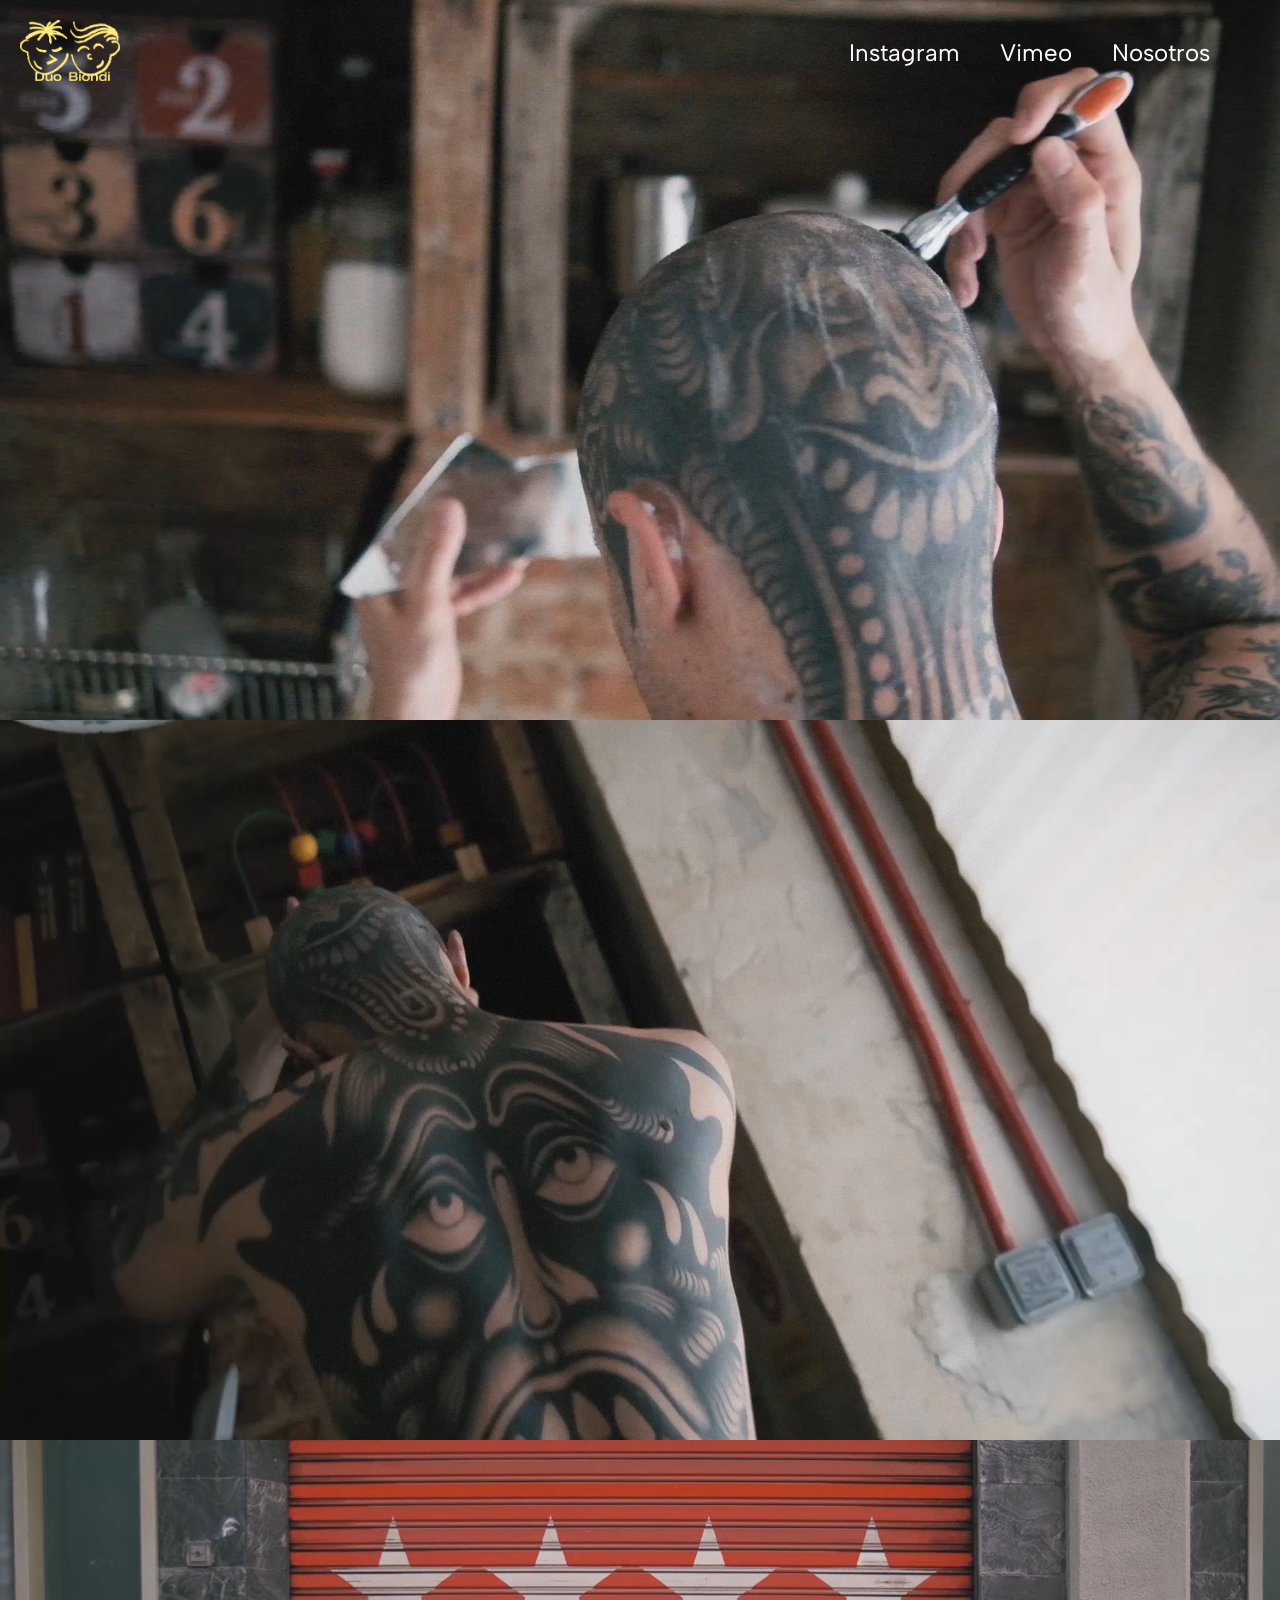
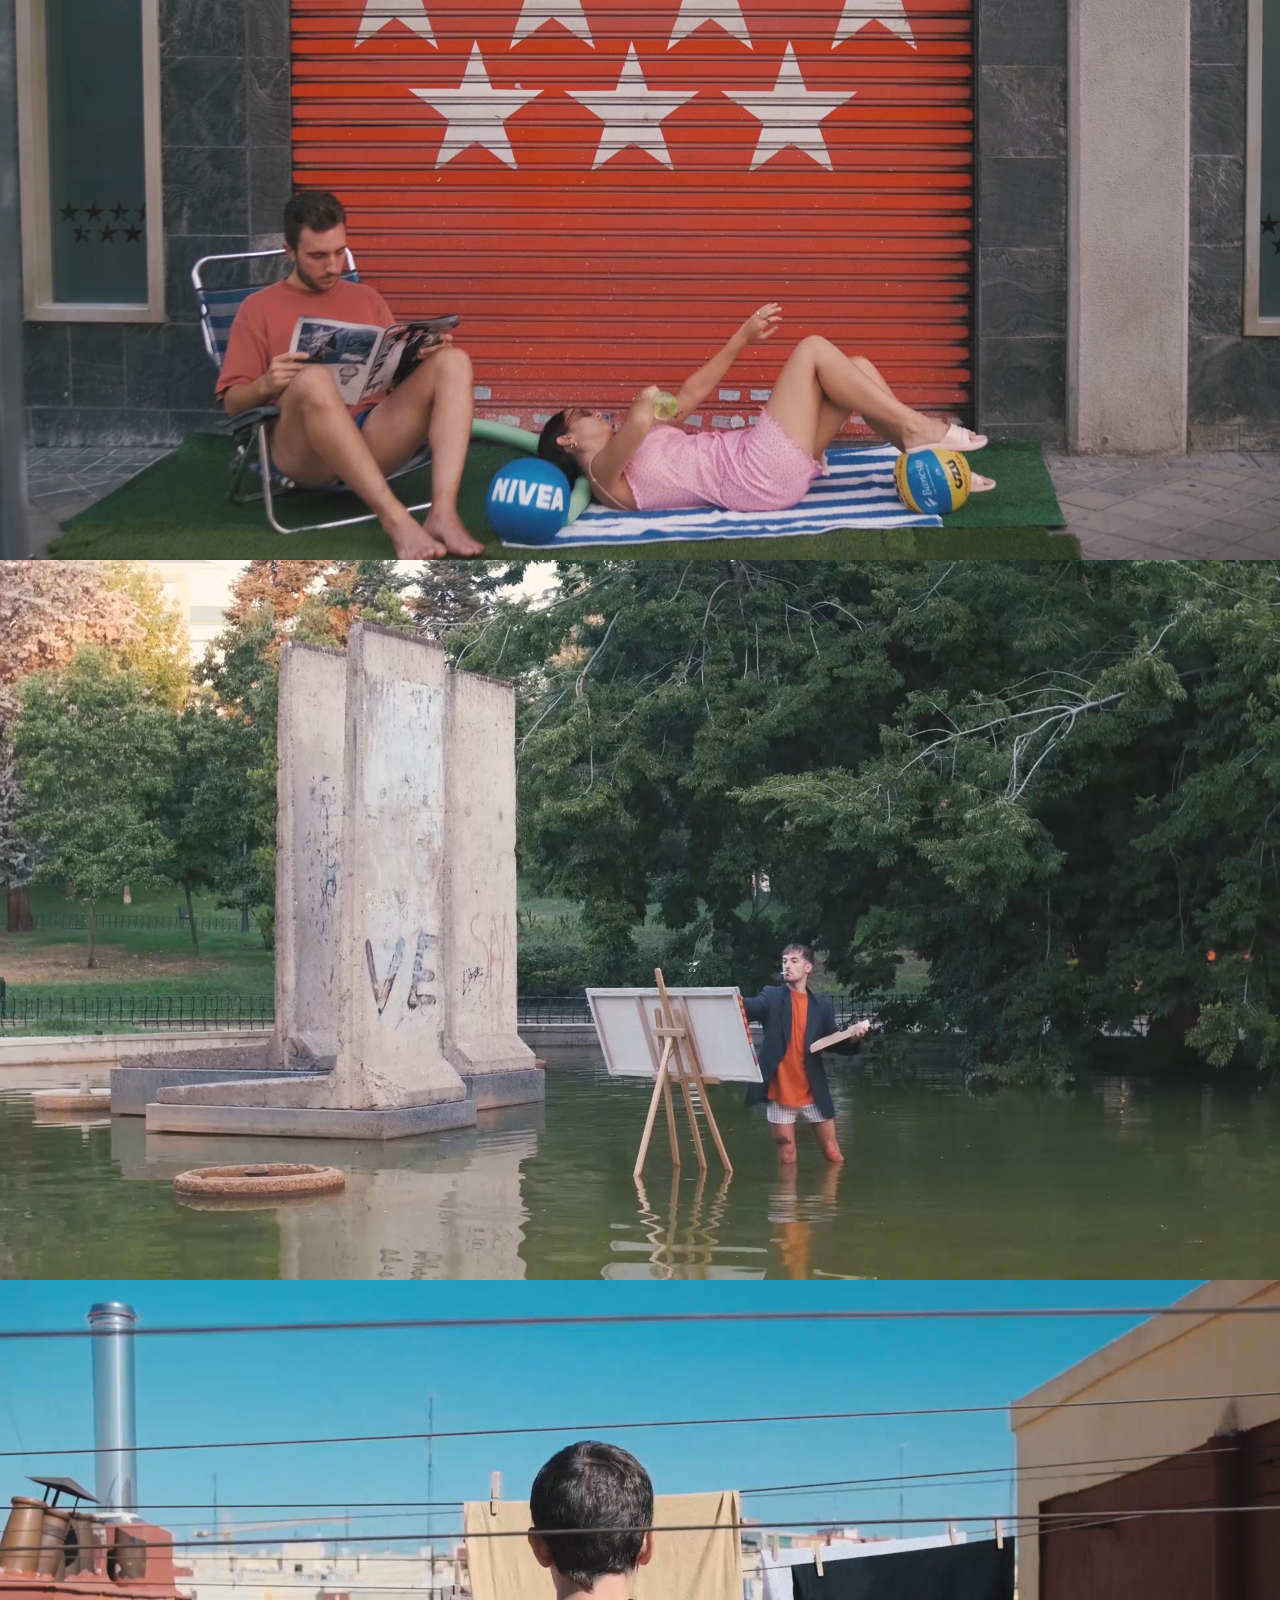
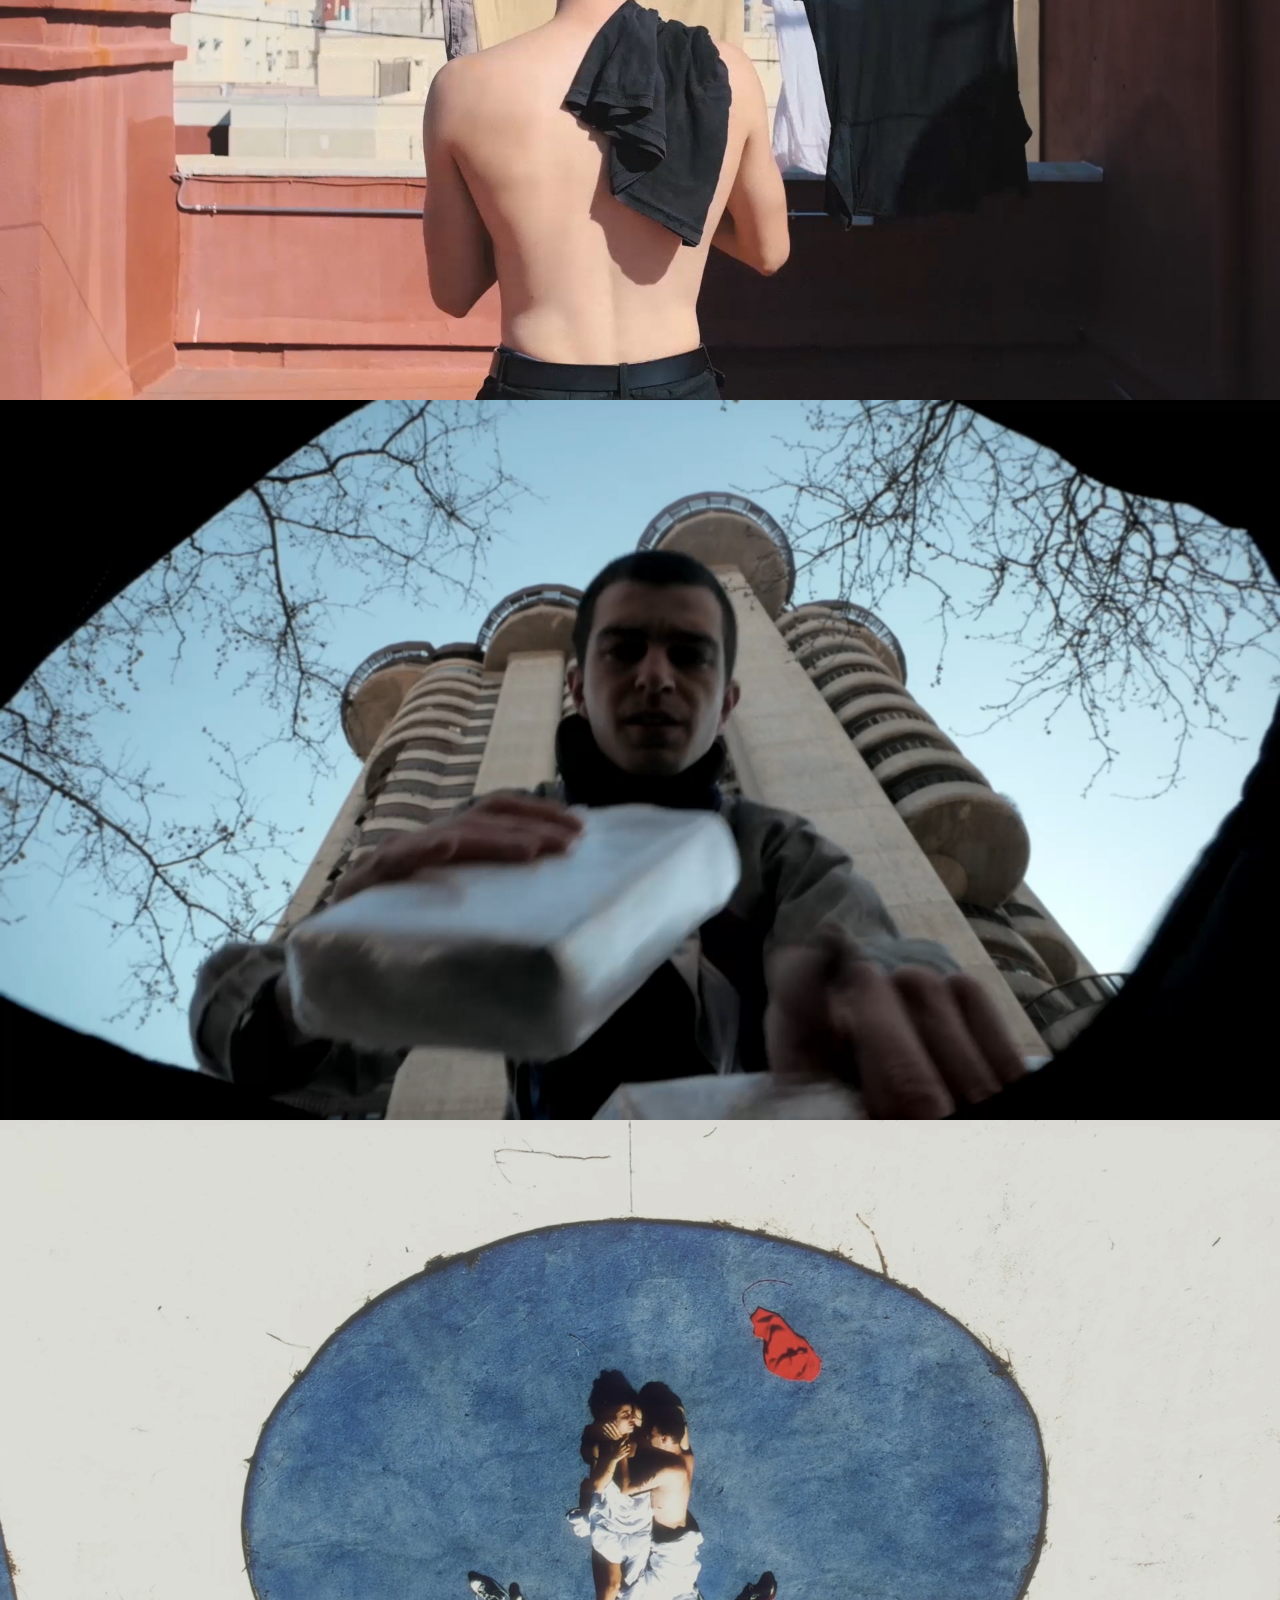
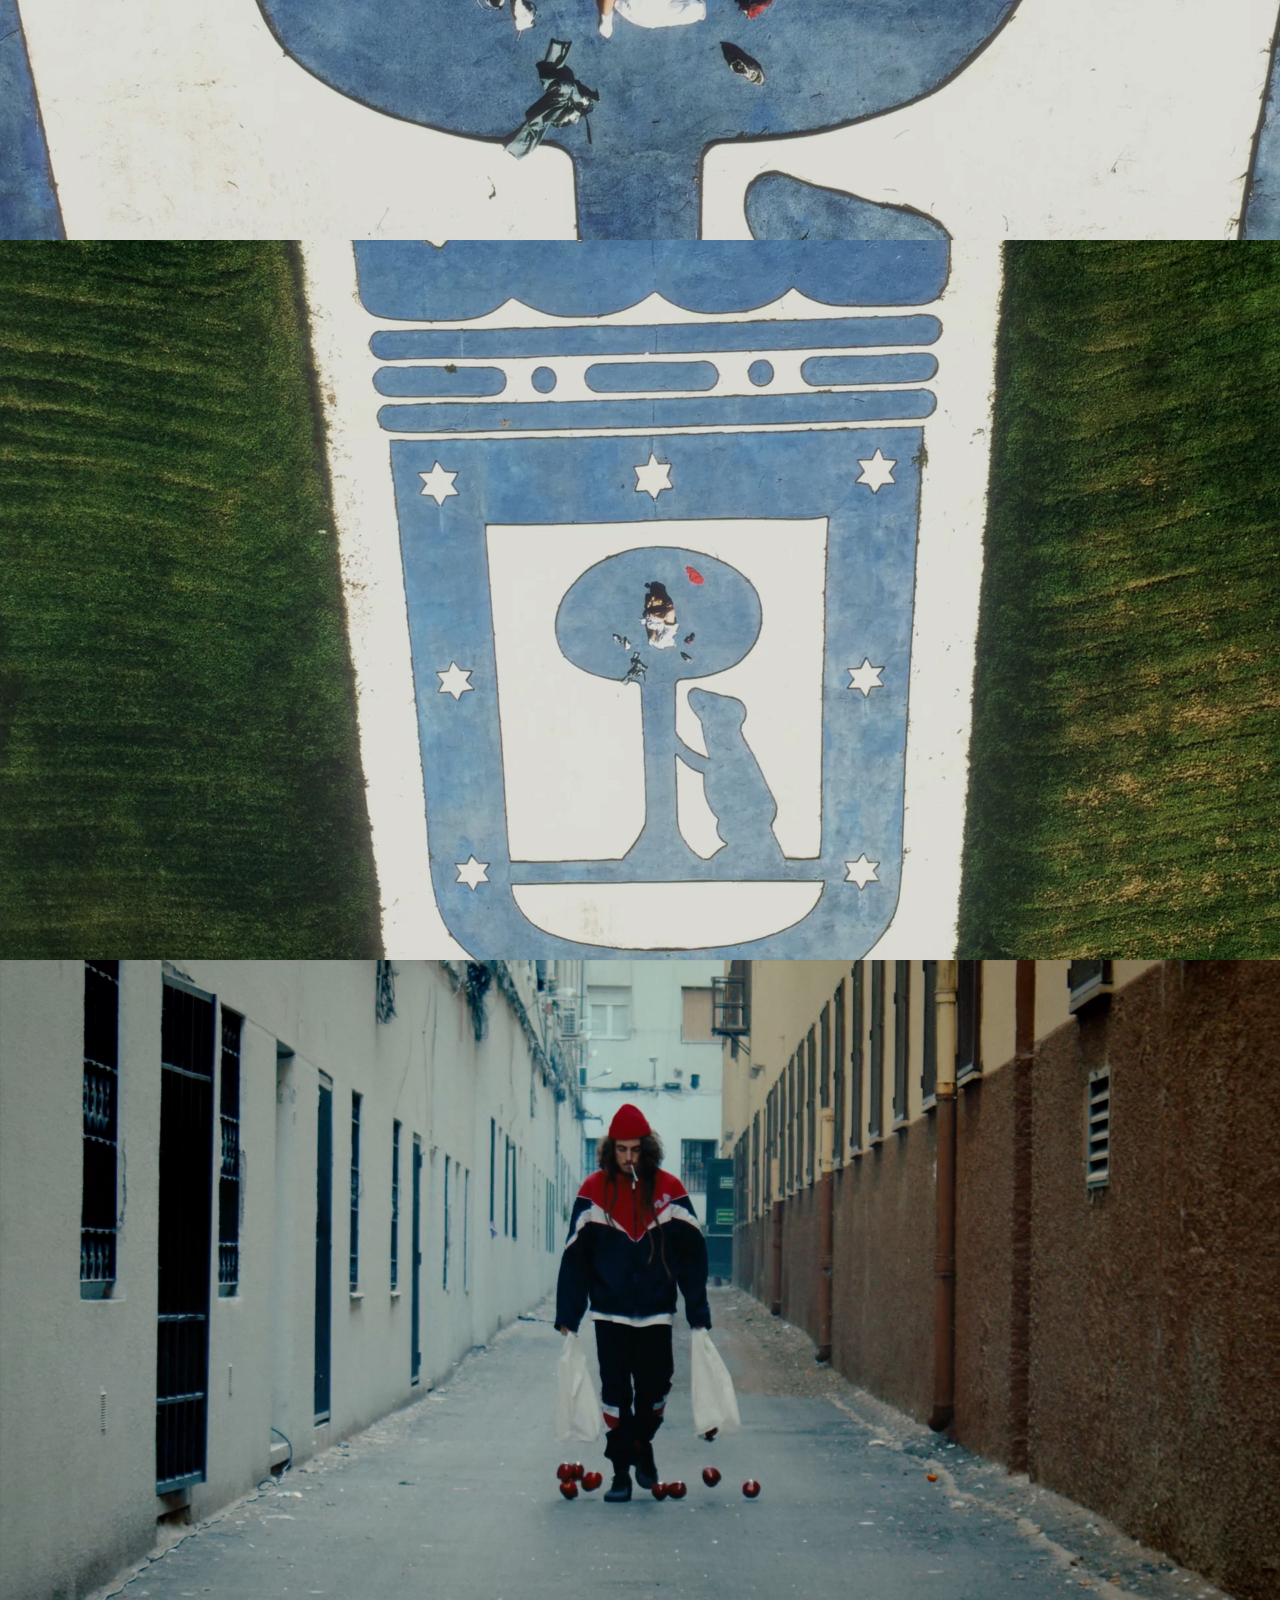
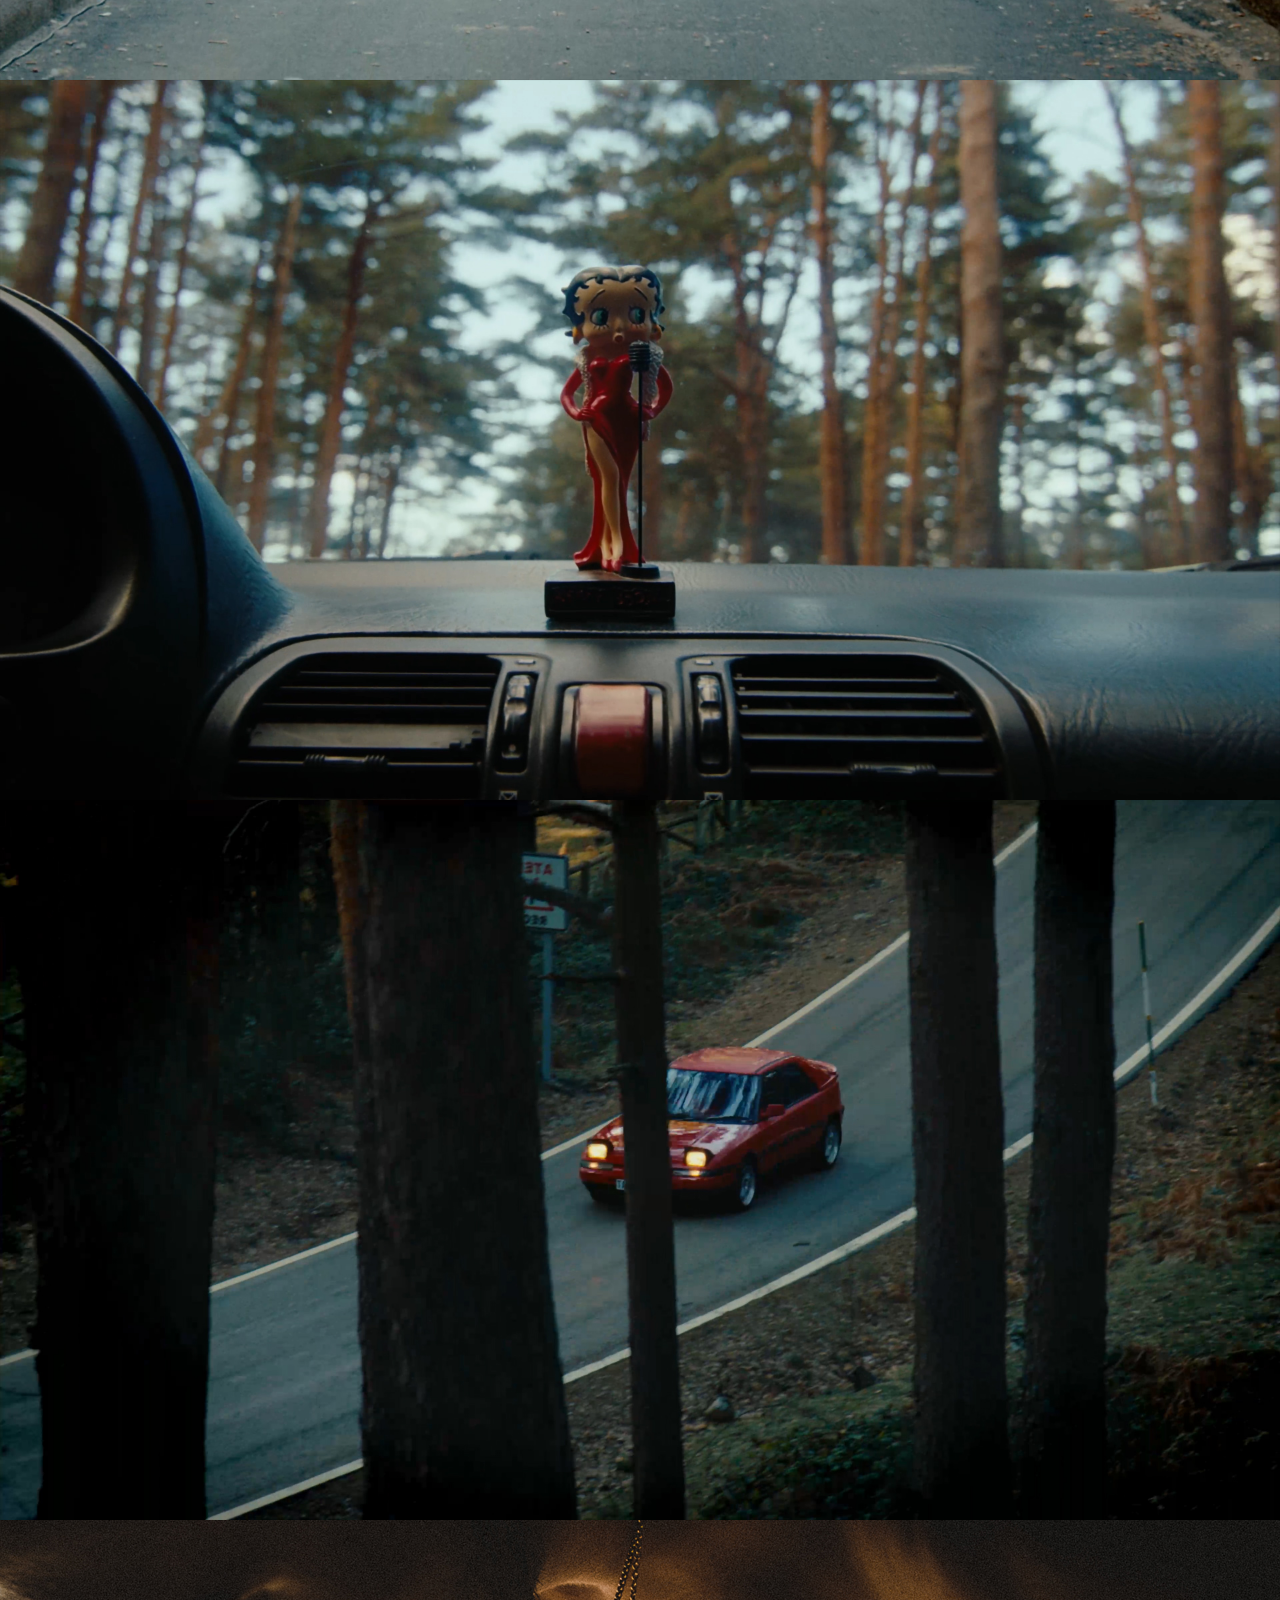
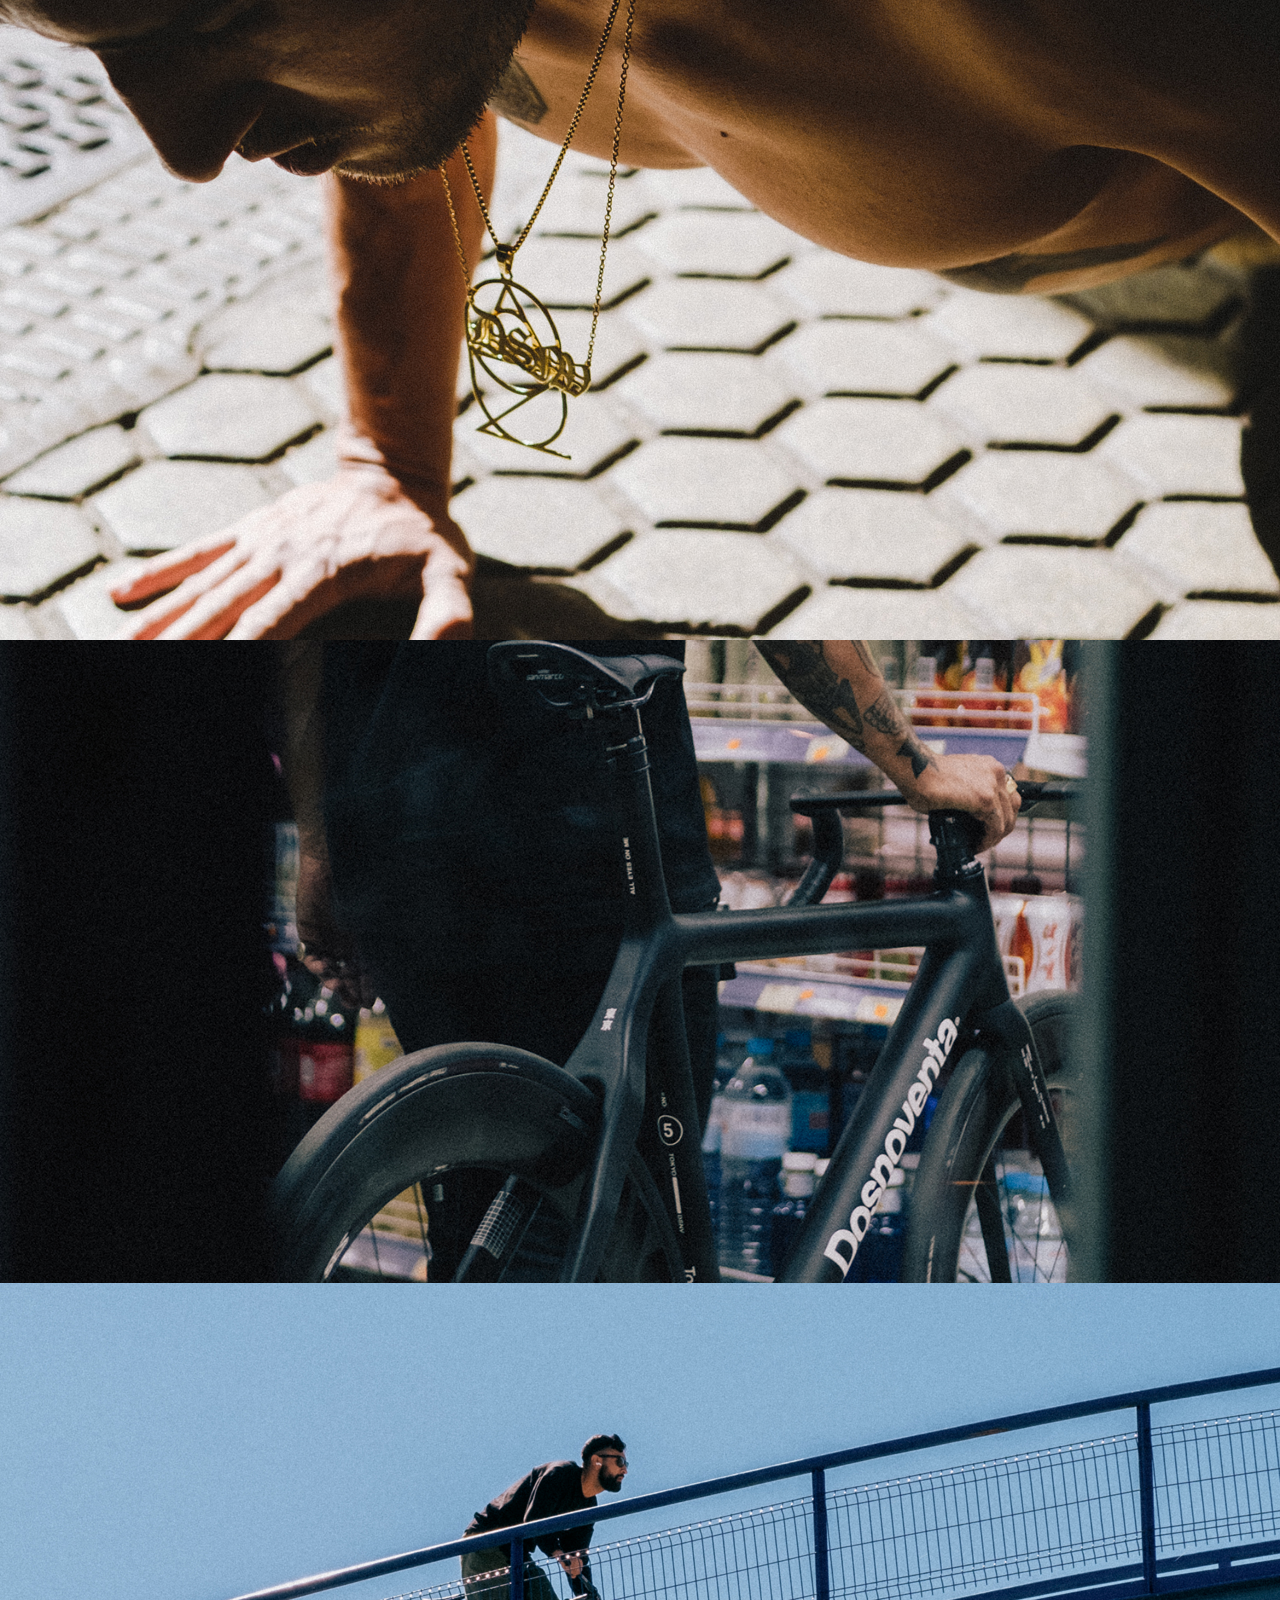
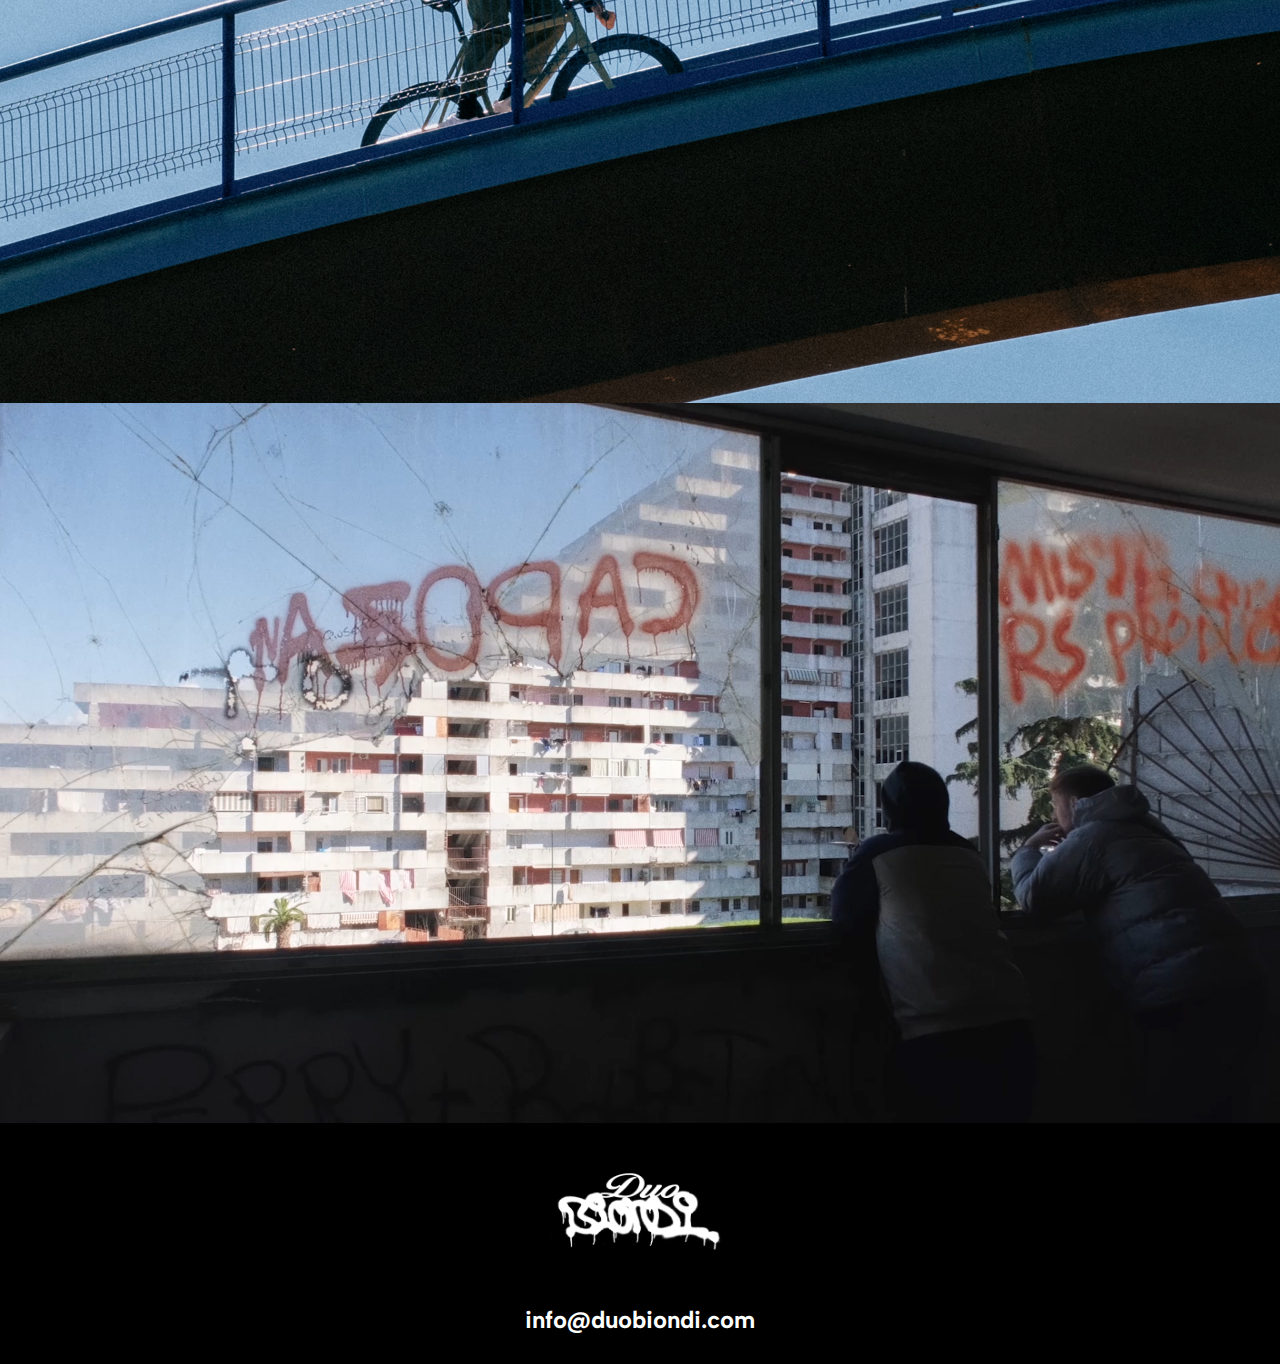
<file: index.html>
<!DOCTYPE html>
<html lang="es">

<head>
    <meta charset="utf-8" />
    <meta http-equiv="X-UA-Compatible" content="IE=edge">
    <title>Duo Biondi</title>
    <meta content="width=device-width, initial-scale=1" name="viewport" />
    <meta name="viewport" content="width=device-width, initial-scale=1">
    <meta name="title" content="Duo Biondi">
    <meta name=”description”
        content="Gerseys y Andreu Slim conforman Duo Biondi, una dupla de directores con foco en la escena callejera, y raíces en la fotografía, el graffiti y el lifestyle.">
    <meta name="keywords" content="duobiondi, madrid, publicidad, cine, grafitti, fotografia, rap, anb">
    <meta name="author" content="Duo Biondi">

    <meta property="og:title" content="Duo Biondi">
    <meta property="og:description" content="Duo Biondi">
    <meta property="og:image" content="https://raw.githubusercontent.com/soypaduano/duo-biondi/master/imgs/7.jpg">
    <meta property="og:url" content="https://duobiondi.com">

    <meta name="twitter:title" content="Duo Biondi">
    <meta name="twitter:description" content="Duo Biondi">
    <meta name="twitter:image"
        content="https://i.vimeocdn.com/portrait/77718825_288x288.webp?subrect=405%2C405%2C2520%2C2520&r=cover">
    <meta name="twitter:card" content="summary_large_image">
    <meta name="format-detection" content="telephone=no">

    <link rel="stylesheet" href="./styles/styles.css">
    <link rel="stylesheet" href="https://cdnjs.cloudflare.com/ajax/libs/font-awesome/6.2.0/css/all.min.css"
        integrity="sha512-xh6O/CkQoPOWDdYTDqeRdPCVd1SpvCA9XXcUnZS2FmJNp1coAFzvtCN9BmamE+4aHK8yyUHUSCcJHgXloTyT2A=="
        crossorigin="anonymous" referrerpolicy="no-referrer" />
    <link rel="shortcut icon" type="image/x-icon" href="actividadesCulturales/images/icon-madrid.ico">

    <link rel="preconnect" href="https://fonts.googleapis.com">
    <link rel="preconnect" href="https://fonts.gstatic.com" crossorigin>
    <link href="https://fonts.googleapis.com/css2?family=Albert+Sans&display=swap" rel="stylesheet">
    <link rel="shortcut icon" type="image/x-icon" href="favicon.ico">

</head>

<body>
    <header>
        <a href="./index.html"> <img src="./imgs/duobiondi.png"></a>
        <!-- <h1>Duo Biondi</h1> -->
        <div class="social-container">
            <ul>
                <li>
                    <a target="_blank"  class="hover-underline-animation"
                        href="https://www.instagram.com/duobiondi/">
                        Instagram</a>
                </li>
                <li>
                    <a class="hover-underline-animation" target="_blank" href="https://vimeo.com/duobiondi"> Vimeo </a>
                </li>
                <li>
                    <a class="hover-underline-animation" href="./us.html"> Nosotros </a>
                </li>
            </ul>

        </div>
    </header>
    <main>
        <div class="picture">
            <img src="./imgs/1.jpg">
        </div>
        <div class="picture">
            <img src="./imgs/2.jpg">
        </div>
        <div class="picture">
            <img src="./imgs/3.jpg">
        </div>
        <div class="picture">
            <img src="./imgs/4.jpg">
        </div>
        <div class="picture">
            <img src="./imgs/5.jpg">
        </div>
        <div class="picture">
            <img src="./imgs/6.jpg">
        </div>
        <div class="picture">
            <img src="./imgs/7.jpg">
        </div>
        <div class="picture">
            <img src="./imgs/8.jpg">
        </div>
        <div class="picture">
            <img src="./imgs/9.jpg">
        </div>
        <div class="picture">
            <img src="./imgs/10.jpg">
        </div>
        <div class="picture">
            <img src="./imgs/11.jpg">
        </div>
        <div class="picture">
            <img src="./imgs/12.jpg">
        </div>
        <div class="picture">
            <img src="./imgs/13.jpg">
        </div>
        <div class="picture">
            <img src="./imgs/14.jpg">
        </div>
        <div class="picture">
            <img src="./imgs/15.jpg">
        </div>
    </main>

    <footer>
        <img src="./imgs/footer-tag.jpeg">
        <a class="hover-underline-animation" href="mailto: info@duobiondi.com">
            <h2>info@duobiondi.com</h2>
        </a>
    </footer>
</body>

</html>
</file>
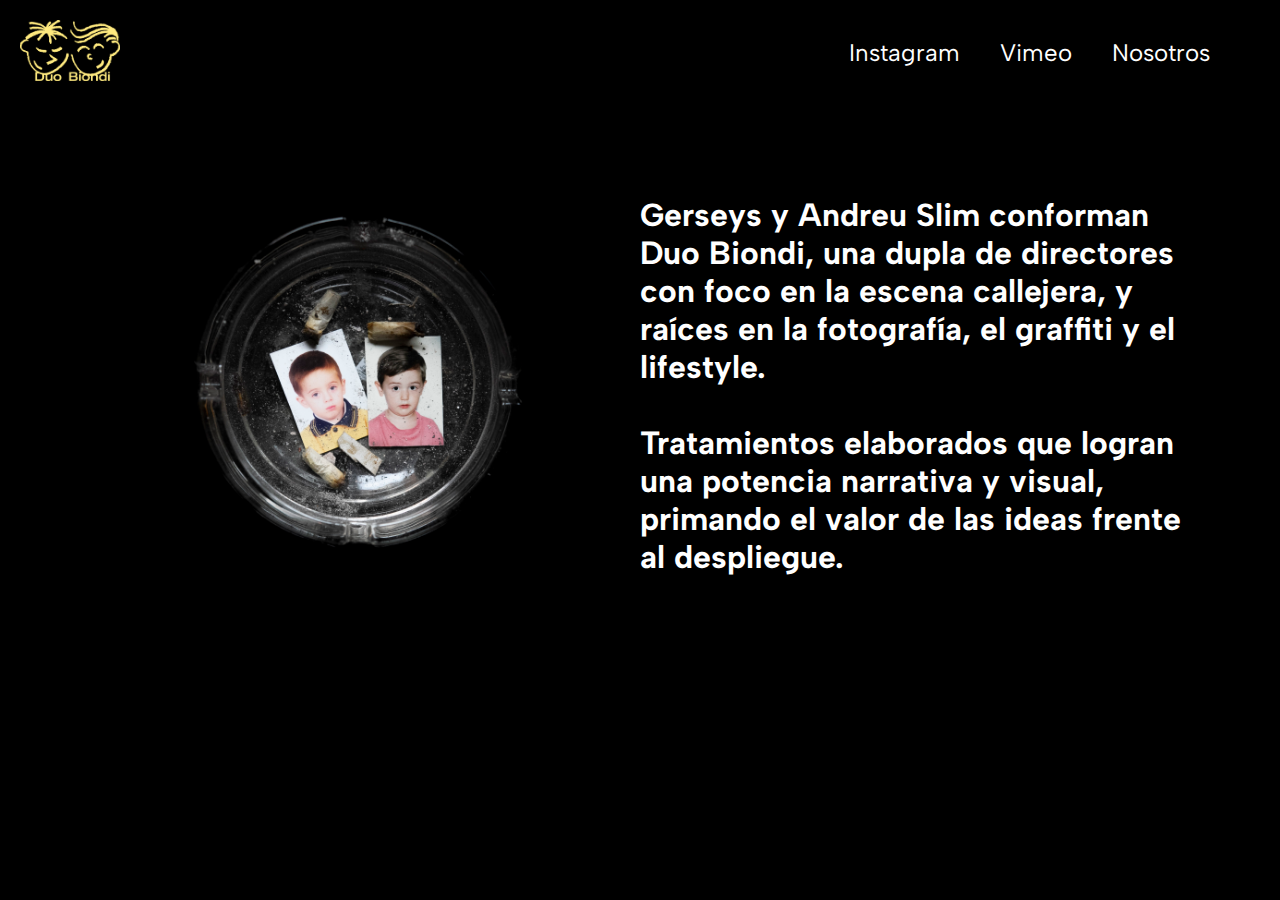
<file: us.html>
<!DOCTYPE html>
<html lang="es">

<head>
    <meta charset="utf-8" />
    <meta http-equiv="X-UA-Compatible" content="IE=edge">
    <title>Duo Biondi</title>
    <meta content="width=device-width, initial-scale=1" name="viewport" />
    <meta name="viewport" content="width=device-width, initial-scale=1">
    <meta name="title" content="Duo Biondi">
    <meta name=”description” content="Gerseys y Andreu Slim conforman Duo Biondi, una dupla de directores con foco en la escena callejera, y raíces en la fotografía, el graffiti y el lifestyle.">
    <meta name="keywords" content="duobiondi, madrid, publicidad, cine, grafitti, fotografia, rap, anb">
    <meta name="author" content="Duo Biondi">
    <meta property="og:title" content="Duo Biondi">
    <meta property="og:description" content="Duo Biondi">
    <meta property="og:image" content="https://raw.githubusercontent.com/soypaduano/duo-biondi/master/imgs/7.jpg">
    <meta property="og:url" content="https://duobiondi.com">
    <meta name="twitter:title" content="Duo Biondi">
    <meta name="twitter:description" content="Duo Biondi">
    <meta name="twitter:image" content="https://i.vimeocdn.com/portrait/77718825_288x288.webp?subrect=405%2C405%2C2520%2C2520&r=cover">
    <meta name="twitter:card" content="summary_large_image">
    <meta name="format-detection" content="telephone=no">
    <link rel="stylesheet" href="./styles/styles.css">
    <link rel="stylesheet" href="https://cdnjs.cloudflare.com/ajax/libs/font-awesome/6.2.0/css/all.min.css" integrity="sha512-xh6O/CkQoPOWDdYTDqeRdPCVd1SpvCA9XXcUnZS2FmJNp1coAFzvtCN9BmamE+4aHK8yyUHUSCcJHgXloTyT2A==" crossorigin="anonymous" referrerpolicy="no-referrer" />
    <link rel="preconnect" href="https://fonts.googleapis.com">
    <link rel="preconnect" href="https://fonts.gstatic.com" crossorigin>
    <link href="https://fonts.googleapis.com/css2?family=Albert+Sans&display=swap" rel="stylesheet">
    <link rel="shortcut icon" type="image/x-icon" href="favicon.ico">
</head>

<body class="us">

    <header class="us">
        <a href="./index.html"> <img src="./imgs/duobiondi.png"></a>
        <!-- <h1>Duo Biondi</h1> -->
        <div class="social-container">
            <ul>
                <li>
                    <a target="_blank" class="hover-underline-animation" href="https://www.instagram.com/duobiondi/">
                        Instagram</a>
                </li>
                <li>
                    <a class="hover-underline-animation" target="_blank" href="https://vimeo.com/duobiondi"> Vimeo </a>
                </li>
                <li>
                    <a class="hover-underline-animation" href="./us.html"> Nosotros </a>
                </li>
            </ul>

        </div>
    </header>

    <main>
        <div class="about-us">
            <div class="img-container-us">
                <img src="./imgs/cenisero.jpeg">
            </div>
            <div class="text-container-us">
                <h1>
                    Gerseys y Andreu Slim conforman Duo Biondi, 
                    una dupla de directores con foco en la escena callejera,
                    y raíces en la fotografía, el graffiti y el lifestyle.
                    <br>
                    <br>
                    Tratamientos elaborados que logran una potencia
                    narrativa y visual, primando el valor de las ideas
                    frente al despliegue.
                </h1>
            </div>
        </div>    
    </main>

</body>

</html>
</file>
<file: styles/styles.css>
html,
body {
  background-color: black;
  font-family: 'Albert Sans', sans-serif;
  color: white;
  margin: 0;
  padding: 0;
  height: 100%;
  scroll-behavior: smooth;
}
body.us {
  background-color: black;
  height: 100%;
}
header {
  display: flex;
  align-items: center;
  justify-content: space-between;
  position: fixed;
  width: 100%;
}
header.us {
  position: inherit;
}
header h1 {
  margin: 0;
  padding: 20px;
}
header img {
  margin: 20px;
  width: 100px;
}
header .social-container {
  margin-right: 50px;
}
header .social-container ul {
  display: flex;
  flex-direction: row;
  list-style: none;
  margin: 0;
  padding: 0;
}
header .social-container a {
  color: white;
  margin: 20px;
  text-decoration: none;
  font-size: 1.5rem;
}
header .social-container a i {
  font-size: 3rem;
}
main {
  scroll-behavior: smooth;
}
main .picture {
  display: grid;
}
main .picture img {
  width: 100%;
}
.hover-underline-animation {
  display: inline-block;
  position: relative;
  color: white;
}
.hover-underline-animation::after {
  content: '';
  position: absolute;
  width: 100%;
  transform: scaleX(0);
  height: 2px;
  bottom: -5px;
  left: 0;
  background-color: white;
  transform-origin: bottom right;
  transition: transform 0.25s ease-out;
}
.hover-underline-animation:hover::after {
  transform: scaleX(1);
  transform-origin: bottom left;
}
body::-webkit-scrollbar {
  width: 0.2em;
}
body::-webkit-scrollbar-track {
  box-shadow: inset 0 0 1px rgba(0, 0, 0, 0.123);
}
body::-webkit-scrollbar-thumb {
  background-color: darkgrey;
  outline: 1px solid slategrey;
}
footer {
  display: flex;
  align-items: center;
  flex-direction: column;
  margin: 20px;
}
footer img {
  width: 200px;
}
footer a {
  color: white;
  text-decoration: none;
  margin-bottom: 10px;
}
footer a h2 {
  font-size: 1.5rem;
}
.about-us {
  display: flex;
  padding: 50px;
  margin: 20px;
  align-items: center;
  justify-content: center;
}
.about-us .img-container-us {
  width: 50%;
  text-align: center;
}
.about-us .img-container-us img {
  width: 70%;
  background-blend-mode: lighten;
  border-radius: 50%;
}
.about-us .text-container-us {
  width: 50%;
}
.about-us .text-container-us h1 {
  font-size: 2rem;
}
.about-us .text-container-us div {
  text-align: center;
}
.about-us .text-container-us div a {
  text-decoration: none;
  color: white;
  font-size: 1.5em;
}
@media screen and (max-width: 1024px) {
  .hover-underline-animation::after {
    transition: none;
  }
  .hover-underline-animation:hover::after {
    transform: scaleX(0);
  }
  .about-us {
    flex-direction: column;
    padding: 20px;
    margin: 10px;
  }
  .about-us .img-container-us {
    width: 100%;
  }
  .about-us .img-container-us img {
    width: 80%;
  }
  .about-us .text-container-us {
    width: 100%;
  }
  .about-us .text-container-us h1 {
    text-align: center;
    padding: 0;
    font-size: 2rem;
  }
  .about-us .text-container-us div {
    text-align: center;
  }
  .about-us .text-container-us div a {
    margin: 10px;
    text-decoration: none;
    color: white;
    font-size: 2rem;
  }
}
@media screen and (max-width: 700px) {
  .about-us .img-container-us {
    width: 100%;
  }
  .about-us .img-container-us img {
    width: 100%;
  }
  .about-us .text-container-us h1 {
    font-size: 1rem;
  }
  .about-us .text-container-us div {
    text-align: center;
  }
  .about-us .text-container-us div a {
    font-size: 1rem;
  }
}
@media screen and (max-width: 560px) {
  header {
    flex-direction: row;
  }
  header img {
    width: 80px;
  }
  header h1 {
    padding-top: 10px;
  }
  header .social-container {
    margin-right: 30px;
  }
  header .social-container a {
    font-size: 0.7rem;
    margin: 5px;
  }
  header .social-container a i {
    font-size: 2rem;
  }
  footer a h2 {
    font-size: 0.7rem;
  }
}
</file>
